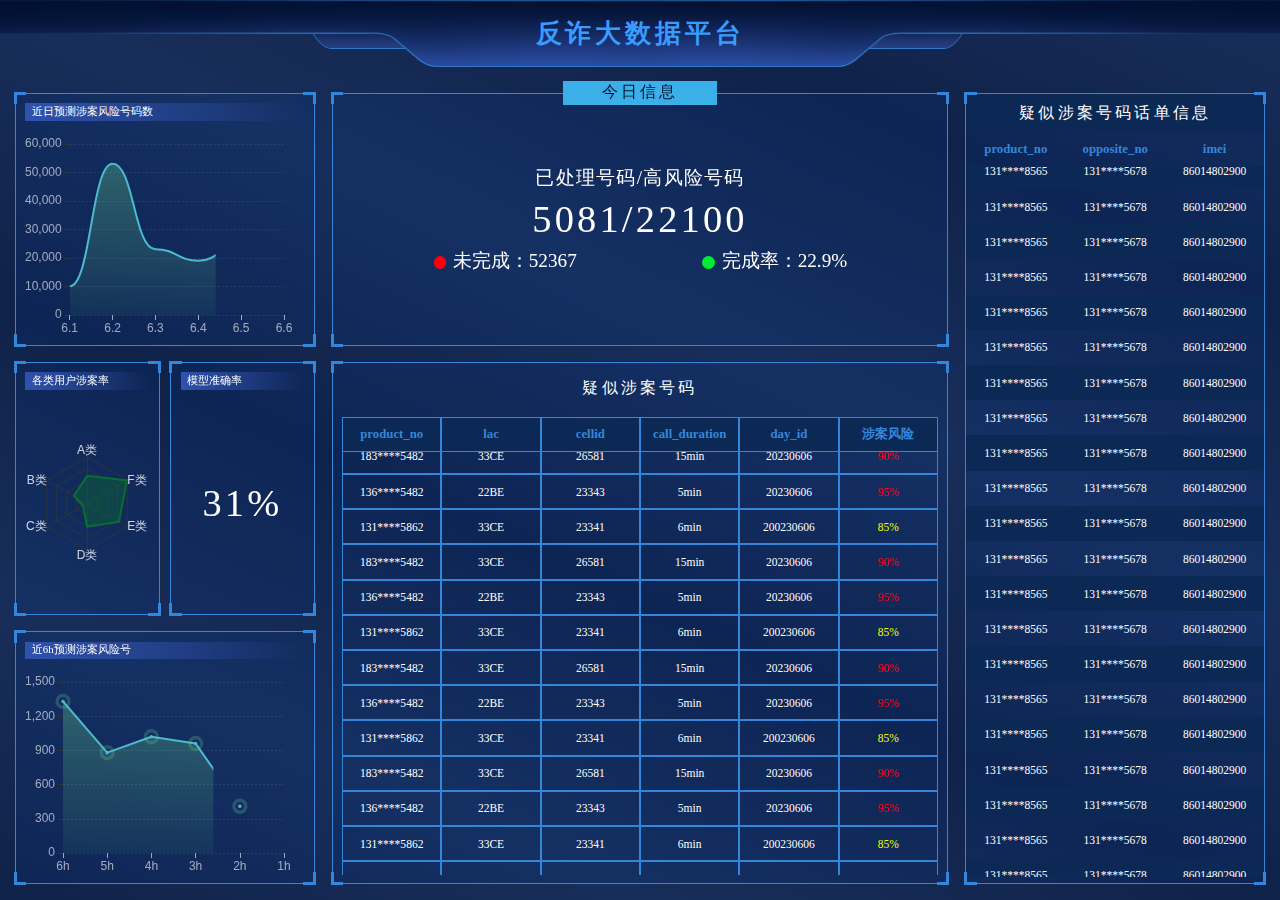
<file: index.html>
﻿<!doctype html>
<html>

<head>
	<meta charset="utf-8">
	<title>反诈大数据平台</title>
	<script type="text/javascript" src="js/jquery.js"></script>
	<link rel="stylesheet" href="css/comon0.css">
</head>

<body>
	<div class="loading">
		<div class="loadbox"> <img src="images/loading.gif"> 页面加载中... </div>
	</div>
	<div class="head">
		<h1><a href="./index1.html">反诈大数据平台</a></h1>
	</div>
	<div class="mainbox">
		<ul class="clearfix">
			<li>
				<div class="boxall" style="height:calc(33.3333% - .25rem)">
					<div class="tit01">近日预测涉案风险号码数</div>
					<div class="boxnav nav01" id="echart1"></div>
					<div class="boxfoot"></div>
				</div>
				<div style="height:calc(33.3333% - .25rem); margin-bottom: .25rem;">

					<div class="boxall" style="height: 100%; width:calc(50% - .08rem); float: left;">
						<div class="tit01">各类用户涉案率</div>
						<div class="boxnav nav01" id="echart2"></div>
						<div class="boxfoot"></div>
					</div>
					<div class="boxall" style="height: 100%; width:calc(50% - .08rem); float: right;">
						<div class="tit01">模型准确率</div>
						<div class="boxnav nav01" style="display: flex; align-items: center;">
							<p class="p2"><span class="counter">95</span>%</p>
						</div>
						<div class="boxfoot"></div>
					</div>
				</div>

				<div class="boxall" style="height:calc(33.3333% - .25rem)">
					<div class="tit01">近6h预测涉案风险号</div>
					<div class="boxnav nav01" id="echart3"></div>
					<div class="boxfoot"></div>
				</div>
			</li>
			<li>

				<div class="boxall" style="height:calc(33.33333% - .25rem)">
					<div class="tit02">今日信息</div>
					<div class="boxnav nav02">
						<div>
							<p class="p1">已处理号码/高风险号码</p>
							<p class="p2"><span class="counter">15633</span>/<span class="counter">68000</span></p>
							<p class="p3">
								<span><i class="dot dot1"></i>未完成：52367</span>
								<span><i class="dot dot2"></i>完成率：22.9%</span>
							</p>
						</div>
					</div>
					<div class="boxfoot"></div>
				</div>
				<div class="boxall" style="height:calc(66.666666% - .25rem)">
					<div class="tit03">疑似涉案号码</div>
					<div class="boxnav nav03">

						<div class="listhead listhead1">
							<span>product_no</span>
							<span>lac</span>
							<span>cellid</span>
							<span>call_duration</span>
							<span>day_id</span>
							<span>涉案风险</span>
						</div>
						<div class="listnav listnav1 scrollDiv">
							<ul>
								<li> <span>183****5482</span> <span>33CE</span> <span>26581</span> <span>15min</span>
									<span>20230606</span> <span class="text-red">90%</span>
								</li>
								<li><span>136****5482</span> <span>22BE</span> <span>23343</span> <span>5min</span>
									<span>20230606</span> <span class="text-red">95%</span>
								</li>
								<li> <span>131****5862</span> <span>33CE</span> <span>23341</span> <span>6min</span>
									<span>200230606</span> <span class="text-yellow">85%</span>
								</li>
								<li> <span>183****5482</span> <span>33CE</span> <span>26581</span> <span>15min</span>
									<span>20230606</span> <span class="text-red">90%</span>
								</li>
								<li><span>136****5482</span> <span>22BE</span> <span>23343</span> <span>5min</span>
									<span>20230606</span> <span class="text-red">95%</span>
								</li>
								<li> <span>131****5862</span> <span>33CE</span> <span>23341</span> <span>6min</span>
									<span>200230606</span> <span class="text-yellow">85%</span>
								</li>
								<li> <span>183****5482</span> <span>33CE</span> <span>26581</span> <span>15min</span>
									<span>20230606</span> <span class="text-red">90%</span>
								</li>
								<li><span>136****5482</span> <span>22BE</span> <span>23343</span> <span>5min</span>
									<span>20230606</span> <span class="text-red">95%</span>
								</li>
								<li> <span>131****5862</span> <span>33CE</span> <span>23341</span> <span>6min</span>
									<span>200230606</span> <span class="text-yellow">85%</span>
								</li>
								<li> <span>183****5482</span> <span>33CE</span> <span>26581</span> <span>15min</span>
									<span>20230606</span> <span class="text-red">90%</span>
								</li>
								<li><span>136****5482</span> <span>22BE</span> <span>23343</span> <span>5min</span>
									<span>20230606</span> <span class="text-red">95%</span>
								</li>
								<li> <span>131****5862</span> <span>33CE</span> <span>23341</span> <span>6min</span>
									<span>200230606</span> <span class="text-yellow">85%</span>
								</li>
								<li> <span>183****5482</span> <span>33CE</span> <span>26581</span> <span>15min</span>
									<span>20230606</span> <span class="text-red">90%</span>
								</li>
								<li><span>136****5482</span> <span>22BE</span> <span>23343</span> <span>5min</span>
									<span>20230606</span> <span class="text-red">95%</span>
								</li>
								<li> <span>131****5862</span> <span>33CE</span> <span>23341</span> <span>6min</span>
									<span>200230606</span> <span class="text-yellow">85%</span>
								</li>
								<li> <span>183****5482</span> <span>33CE</span> <span>26581</span> <span>15min</span>
									<span>20230606</span> <span class="text-red">90%</span>
								</li>
								<li><span>136****5482</span> <span>22BE</span> <span>23343</span> <span>5min</span>
									<span>20230606</span> <span class="text-red">95%</span>
								</li>
								<li> <span>131****5862</span> <span>33CE</span> <span>23341</span> <span>6min</span>
									<span>200230606</span> <span class="text-yellow">85%</span>
								</li>
							</ul>
						</div>


					</div>
					<div class="boxfoot"></div>
				</div>
			</li>
			<li>
				<div class="boxall" style="height:calc(100% - .25rem); padding: 0;">
					<div class="tit04">疑似涉案号码话单信息</div>
					<div class="boxnav nav04">

						<div class="listhead listhead2">
							<span>product_no</span>
							<span>opposite_no</span>
							<span>imei</span>

						</div>

						<div class="listnav listnav2 scrollDiv">
							<ul class="smjl" id="target-element">
								<!-- <li>
									<span>131****8565</span>
									<span>131****5678</span>
									<span>86014802900</span>
								</li> -->
							</ul>
						</div>
						<script>
							const itemList = ['131****8565', '131****5678', '86014802900'];
							for (let i = 0; i < 30; i++) {
								const li = document.createElement('li');
								const span1 = document.createElement('span');
								const span2 = document.createElement('span');
								const span3 = document.createElement('span');

								span1.innerText = itemList[0];
								span2.innerText = itemList[1];
								span3.innerText = itemList[2];

								li.appendChild(span1);
								li.appendChild(span2);
								li.appendChild(span3);

								document.getElementById('target-element').appendChild(li);
							}
						</script>
					</div>
					<div class="boxfoot"></div>
				</div>

			</li>
		</ul>
	</div>


	<script type="text/javascript" src="js/echarts.min.js"></script>
	<script src="js/jquery.liMarquee.js"></script>
	<script language="JavaScript" src="js/js.js"></script>
	<script type="text/javascript" src="js/jquery.countup.min.js"></script>
	<script type="text/javascript" src="js/jquery.waypoints.min.js"></script>
	<script type="text/javascript">
		$('.counter').countUp();

		$(function () {
			$('.scrollDiv').liMarquee({
				direction: 'up',//身上滚动
				runshort: false,//内容不足时不滚动
				scrollamount: 20//速度
			});
		});

	</script>

	<script src="js/countDown.js"></script>
	<script type="text/javascript">
		$("input[name='countDown']").each(function () {
			var time_end = this.value;
			var con = $(this).next("span");
			var _ = this.dataset;
			countDown(con, {
				time_end: time_end//开始时间
			})
				//提供3个事件分别为:启动,重启,停止
				.on("countDownStarted countDownRestarted  countDownEnded ", function (arguments) {
					console.info(arguments);
				});
		});




	</script>
	<!-- <meta http-equiv="refresh" content="5;url='https://blog.csdn.net/qq_31766533/article/details/119274641'"> -->
</body>

</html>
</file>
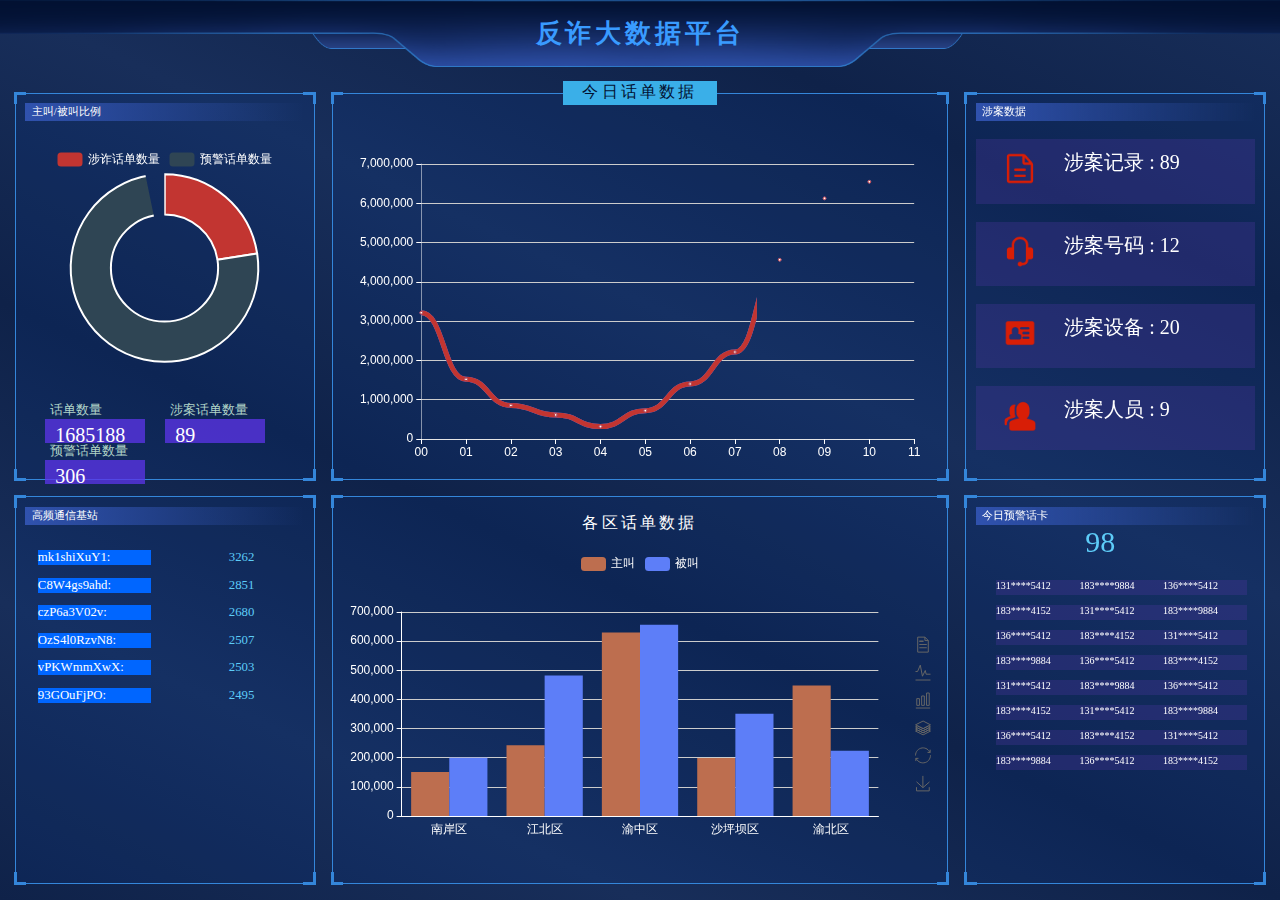
<file: index1.html>
﻿<!doctype html>
<html>

<head>
	<meta charset="utf-8">
	<title>反诈大数据平台</title>
	<script type="text/javascript" src="js/jquery.js"></script>
	<link rel="stylesheet" href="css/comon1.css">
</head>

<body>
	<div class="loading">
		<div class="loadbox"> <img src="images/loading.gif"> 页面加载中... </div>
	</div>
	<div class="head">
		<h1><a href="./index.html">反诈大数据平台</a></h1>
	</div>
	<div class="mainbox">
		<ul class="clearfix">
			<li>
				<div class="boxall" style="height:calc(50% - .25rem);">
					<div class="tit01">主叫/被叫比例</div>
					<div class="boxnav nav01">
						<div id="echart1" style="width: 100%; height: 80%;"></div>
						<div>
							<div class="l1">
								<div class="l1_01">话单数量</div>
								<div class="l1_02">1685188</div>
							</div>
							<div class="l1">
								<div class="l1_01">涉案话单数量</div> 
								<div class="l1_02">89</div>
							</div>
							<div class="l1">
								<div class="l1_01">预警话单数量</div>
								<div class="l1_02">306</div>
							</div>
						</div>
					</div>
					<div class="boxfoot"></div>
				</div>
				<style>
					.l1 {
						float: left;
						margin-left: 20px;
					}
					.l1_01 {
						font-size: 2em;
						padding-left: 5px;
						color: #b1d5c8; 
					}
					.l1_02 {
						height: 24px;
						line-height: 32px;
						padding-left: 10px;
						width: 100px;
						background-color: rgba(91, 52, 231, 0.767);
						margin: 0 auto;
						margin-top: 0px;
						font-size: 20px;
					}
				</style>
				<div class="boxall" style="height:calc(50% - .25rem)">
					<div class="tit01">高频通信基站</div>
					<div class="boxnav nav01">
						<div style="width: 45%; height: 100%; float: left;">
							<div style="font-size: 200%; margin-top: 10%; margin-left: 10%; padding-left: 0px; background-color: #0066ff;">mk1shiXuY1:</div>
							<div style="font-size: 200%; margin-top: 10%; margin-left: 10%; padding-left: 0px; background-color: #0066ff;">C8W4gs9ahd:</div>
							<div style="font-size: 200%; margin-top: 10%; margin-left: 10%; padding-left: 0px; background-color: #0066ff;">czP6a3V02v:</div>
							<div style="font-size: 200%; margin-top: 10%; margin-left: 10%; padding-left: 0px; background-color: #0066ff;">OzS4l0RzvN8:</div>
							<div style="font-size: 200%; margin-top: 10%; margin-left: 10%; padding-left: 0px; background-color: #0066ff;">vPKWmmXwX:</div>
							<div style="font-size: 200%; margin-top: 10%; margin-left: 10%; padding-left: 0px; background-color: #0066ff;">93GOuFjPO:</div>
						</div>
						<div style="width: 45%; height: 100%; float: right;">
							<div style="font-size: 200%; margin-top: 10%; padding-left: 50px; color: #5dccf8;">3262</div>
							<div style="font-size: 200%; margin-top: 10%; padding-left: 50px; color: #5dccf8;">2851</div>
							<div style="font-size: 200%; margin-top: 10%; padding-left: 50px; color: #5dccf8;">2680</div>
							<div style="font-size: 200%; margin-top: 10%; padding-left: 50px; color: #5dccf8;">2507</div>
							<div style="font-size: 200%; margin-top: 10%; padding-left: 50px; color: #5dccf8;">2503</div>
							<div style="font-size: 200%; margin-top: 10%; padding-left: 50px; color: #5dccf8;">2495</div>
						</div>
					</div>
					<div class="boxfoot"></div>
				</div>
			</li>
			<li>
				<div class="boxall" style="height:calc(50% - .25rem)">
					<div class="tit02">今日话单数据</div>
					<div class="boxnav nav02" id="echart2"></div>
					<div class="boxfoot"></div>
				</div>
				<div class="boxall" style="height:calc(50% - .25rem)">
					<div class="tit03">各区话单数据</div>
					<div class="boxnav nav03">
						<div id="echart3" style="width: 100%; height: 100%;"></div>
					</div>
					<div class="boxfoot"></div>
				</div>
			</li>
			<li>
				<div class="boxall" style="height:calc(50% - .25rem);">
					<div class="tit01">涉案数据</div>
					<div class="boxnav nav04">
						<div class="my_l1">
							<img src="./icon_7g2qwqjnlgm/document.png" class="my_l1_icon">
							<span class="my_l1_text">涉案记录 : 89</span>
						</div>
						<div class="my_l1">
							<img src="./icon_7g2qwqjnlgm/phone.png" class="my_l1_icon">
							<span class="my_l1_text">涉案号码 : 12</span>
						</div>
						<div class="my_l1">
							<img src="./icon_7g2qwqjnlgm/call.png" class="my_l1_icon">
							<span class="my_l1_text">涉案设备 : 20</span>
						</div>
						<div class="my_l1">
							<img src="./icon_7g2qwqjnlgm/people.png" class="my_l1_icon">
							<span class="my_l1_text">涉案人员 : 9</span>
						</div>
					</div>
					<div class="boxfoot"></div>
				</div>
				<div class="boxall" style="height:calc(50% - .25rem);">
					<div class="tit01">今日预警话卡</div>
					<div class="boxnav nav04">
						<div class="my_l2_num">
							98
						</div>
						<div style="width: 100%; height: 100%; margin-top: 20px; margin-left: 20px;">
							<div class="my_l2_call">131****5412</div>
							<div class="my_l2_call">183****9884</div>
							<div class="my_l2_call">136****5412</div>
							<div class="my_l2_call">183****4152</div>
							<div class="my_l2_call">131****5412</div>
							<div class="my_l2_call">183****9884</div>
							<div class="my_l2_call">136****5412</div>
							<div class="my_l2_call">183****4152</div>
							<div class="my_l2_call">131****5412</div>
							<div class="my_l2_call">183****9884</div>
							<div class="my_l2_call">136****5412</div>
							<div class="my_l2_call">183****4152</div>
							<div class="my_l2_call">131****5412</div>
							<div class="my_l2_call">183****9884</div>
							<div class="my_l2_call">136****5412</div>
							<div class="my_l2_call">183****4152</div>
							<div class="my_l2_call">131****5412</div>
							<div class="my_l2_call">183****9884</div>
							<div class="my_l2_call">136****5412</div>
							<div class="my_l2_call">183****4152</div>
							<div class="my_l2_call">131****5412</div>
							<div class="my_l2_call">183****9884</div>
							<div class="my_l2_call">136****5412</div>
							<div class="my_l2_call">183****4152</div>
						</div>
					</div>
					<div class="boxfoot"></div>
				</div>

			</li>
		</ul>
	</div>


	<script type="text/javascript" src="js/echarts.min.js"></script>
	<script src="js/jquery.liMarquee.js"></script>
<!--	<script language="JavaScript" src="js/js.js"></script>-->
	<script type="text/javascript" src="js/jquery.countup.min.js"></script>
	<script type="text/javascript" src="js/jquery.waypoints.min.js"></script>
	<script type="text/javascript">
		$('.counter').countUp();

		$(function () {
			$('.scrollDiv').liMarquee({
				direction: 'up',//身上滚动 
				runshort: false,//内容不足时不滚动
				scrollamount: 20//速度
			});
		});

	</script>

	<script src="js/countDown.js"></script>

	<script type="text/javascript">
		$("input[name='countDown']").each(function () {
			var time_end = this.value;
			var con = $(this).next("span");
			var _ = this.dataset;
			countDown(con, {
				time_end: time_end//开始时间
			})
				//提供3个事件分别为:启动,重启,停止
				.on("countDownStarted countDownRestarted  countDownEnded ", function (arguments) {
					console.info(arguments);
				});
		});
	</script>
	<script type="text/javascript">
		$(window).load(function () {
			$(".loading").fadeOut()
		})

		/****/
		/****/
		$(document).ready(function () {
			var whei = $(window).width()
			$("html").css({ fontSize: whei / 20 })
			$(window).resize(function () {
				var whei = $(window).width()
				$("html").css({ fontSize: whei / 20 })
			});
		});

		$(function () {

			echarts_1();
			echarts_2();
			echarts_3();

			function echarts_1() {
				var chartDom = document.getElementById('echart1');
				var myChart = echarts.init(chartDom);
				var option;

				option = {
					tooltip: {
						trigger: 'item'
					},
					legend: {
						top: '5%',
						left: 'center',
						textStyle: {
							color: '#FFF',     // 文字的颜色
						},
					},
					series: [
						{
							name: 'Access From',
							type: 'pie',
							radius: ['40%', '70%'],
							avoidLabelOverlap: false,
							itemStyle: {
								borderRadius: 10,
								borderColor: '#fff',
								borderWidth: 2
							},
							label: {
								show: false,
								position: 'center'
							},
							emphasis: {
								label: {
									show: true,
									fontSize: 40,
									fontWeight: 'bold'
								}
							},
							labelLine: {
								show: false
							},
							data: [
								{ value: 89, name: '涉诈话单数量' },
								{ value: 306, name: '预警话单数量' },
							]
						}
					]
				};

				option && myChart.setOption(option);
			}

			function echarts_2() {
				var chartDom = document.getElementById('echart2');
				var myChart = echarts.init(chartDom);
				var option;

				option = {
					// legend: {
					// 	textStyle: {
					// 		color: '#FFF',     // 文字的颜色
					// 		// fontStyle: 'normal',    // 文字字体的风格（'normal'，无样式；'italic'，斜体；'oblique'，倾斜字体）
					// 		// fontWeight: 'normal',    // 文字字体的粗细（'normal'，无样式；'bold'，加粗；'bolder'，加粗的基础上再加粗；'lighter'，变细；数字定义粗细也可以，取值范围100至700）
					// 		// fontSize: '20',    // 文字字体大小
					// 		// align: 'left',     // 文字水平对齐方式，默认自动（'left'，'center'，'right'）
					// 		// verticalAlign: 'left',    // 文字垂直对齐方式，默认自动（'top'，'middle'，'bottom'
					// 		// lineHeight: '50',    // 行高 ）
					// 		// backgroundColor: 'red',    // 文字块背景色，例：'#123234', 'red', 'rgba(0,23,11,0.3)'
					// 	},
					// 	// data: ['主叫', '被叫']
					// },
					grid: {
						left: '3%',
						right: '4%',
						bottom: '3%',
						containLabel: true
					},
					xAxis: {
						type: 'category',
						boundaryGap: false,
						data: ['00', '01', '02', '03', '04', '05', '06', '07', '08', '09', '10', '11'],
						axisLine: {
							lineStyle: {
								type: 'solid',
								color: '#fff', //左边线的颜色
								width: '0.5' //坐标线的宽度
							}
						},
					},
					yAxis: {
						type: 'value',
						scale:'true',
						axisLine: {
							lineStyle: {
								type: 'solid',
								color: '#fff', //左边线的颜色
								width: '0.5' //坐标线的宽度
							}
						},
					},
					series: [
						{
							name: '主叫',
							type: 'line',
							// stack: 'Total',
							color: '#5d7ef8',
							smooth: "true",
							// width: '1.0',
							data: [3214020, 1520134, 856214, 613647, 316853, 721403,
								1401256, 2214369, 4562354, 6125896, 6547856, 6523698],
							lineStyle:{
								width: 5 //坐标线的宽度
							}
						},
						{
							name: '被叫',
							type: 'line',
							// stack: 'Total',
							smooth: "true",
							data: [3214020, 1520134, 856214, 613647, 316853, 721403,
								1401256, 2214369, 4562354, 6125896, 6547856, 6523698],
							lineStyle:{
								width: 5 //坐标线的宽度
							}
						}
					]
				};

				option && myChart.setOption(option);
			}

			function echarts_3() {
				var app = {};

				var chartDom = document.getElementById('echart3');
				var myChart = echarts.init(chartDom);
				var option;

				const posList = [
					'left',
					'right',
					'top',
					'bottom',
					'inside',
					'insideTop',
					'insideLeft',
					'insideRight',
					'insideBottom',
					'insideTopLeft',
					'insideTopRight',
					'insideBottomLeft',
					'insideBottomRight'
				];
				app.configParameters = {
					rotate: {
						min: -90,
						max: 90
					},
					align: {
						options: {
							left: 'left',
							center: 'center',
							right: 'right'
						}
					},
					verticalAlign: {
						options: {
							top: 'top',
							middle: 'middle',
							bottom: 'bottom'
						}
					},
					position: {
						options: posList.reduce(function (map, pos) {
							map[pos] = pos;
							return map;
						}, {})
					},
					distance: {
						min: 0,
						max: 100
					}
				};
				app.config = {
					rotate: 90,
					align: 'left',
					verticalAlign: 'middle',
					position: 'insideBottom',
					distance: 15,
					onChange: function () {
						const labelOption = {
							rotate: app.config.rotate,
							align: app.config.align,
							verticalAlign: app.config.verticalAlign,
							position: app.config.position,
							distance: app.config.distance
						};
						myChart.setOption({
							series: [
								{
									label: labelOption
								},
								{
									label: labelOption
								},
								{
									label: labelOption
								},
								{
									label: labelOption
								}
							]
						});
					}
				};
				const labelOption = {
					show: true,
					position: app.config.position,
					distance: app.config.distance,
					align: app.config.align,
					verticalAlign: app.config.verticalAlign,
					rotate: app.config.rotate,
					formatter: '{c}  {name|{a}}',
					fontSize: 16,
					rich: {
						name: {}
					}
				};
				option = {
					legend: {
						textStyle: {
							color: '#FFF',     // 文字的颜色
						},
						data: ['主叫', '被叫']
					},
					tooltip: {
						trigger: 'axis',
						axisPointer: {
							type: 'shadow'
						}
					},
					toolbox: {
						show: true,
						orient: 'vertical',
						left: 'right',
						top: 'center',
						feature: {
							mark: { show: true },
							dataView: { show: true, readOnly: false },
							magicType: { show: true, type: ['line', 'bar', 'stack'] },
							restore: { show: true },
							saveAsImage: { show: true }
						}
					},
					xAxis: [
						{
							axisLine: {
								lineStyle: {
									type: 'solid',
									color: '#fff', //左边线的颜色
									width: '1' //坐标线的宽度
								}
							},
							type: 'category',
							axisTick: { show: false },
							data: ['南岸区', '江北区', '渝中区', '沙坪坝区', '渝北区']
						}
					],
					yAxis: [
						{
							axisLine: {
								lineStyle: {
									type: 'solid',
									color: '#fff', //左边线的颜色
									width: '1' //坐标线的宽度
								}
							},
							type: 'value'
						}
					],
					series: [
						{
							name: '主叫',
							type: 'bar',
							barGap: 0,
							// label: labelOption,
							emphasis: {
								focus: 'series'
							},
							color: '#bd6e4f',
							data: [152364, 245236, 635214, 201236, 452150]
						},
						{
							name: '被叫',
							type: 'bar',
							// label: labelOption,
							emphasis: {
								focus: 'series'
							},
							color: '#5d7ef8',
							data: [201563, 486845, 662546, 354126, 225876]
						}
					]
				};

				option && myChart.setOption(option);
			}
		})
	</script>
	<!-- <meta http-equiv="refresh" content="5;url='https://blog.csdn.net/qq_31766533/article/details/119274641'"> -->
</body>

</html>
</file>
<file: css/comon0.css>
@charset "utf-8";
/* CSS Document */
*{
	-webkit-box-sizing: border-box;
	-moz-box-sizing: border-box;
	box-sizing: border-box}
*,body{padding:0px;	margin:0px;color: #fff;;font-family: "微软雅黑";}
body{ background: linear-gradient(25deg, #0f2249,#182e5a 20%,#0f2249 40%,#182e5a 60%,#0f2249 80%,#182e5a 100%);color:#fff;font-size: .1rem;}
li{ list-style-type:none;}
table{}
i{ margin:0px; padding:0px; text-indent:0px;}
img{ border:none; max-width: 100%;}
a{ text-decoration:none; color:#399bff;}
a.active,a:focus{ outline:none!important; text-decoration:none;}
ol,ul,p,h1,h2,h3,h4,h5,h6{ padding:0; margin:0}
a:hover{ color:#06c; text-decoration: none!important}
i,em{font-style: normal;}

.clearfix:after, .clearfix:before {
	display: table;
	content: " "
}
 .clearfix:after {
	clear: both
}
.pulll_left{float:left;}
.pulll_right{float:right;}
/*谷哥滚动条样式*/

  ::-webkit-scrollbar {width:5px;height:5px;position:absolute}
  ::-webkit-scrollbar-thumb {background-color:#5bc0de}
  ::-webkit-scrollbar-track {background-color:#ddd}

/***/

.loading{position:fixed; left:0; top:0; font-size:.3rem; z-index:100000000;width:100%; height:100%; background:#1a1a1c; text-align:center;}
.loadbox{position:absolute; width:160px;height:150px; color: #324e93; left:50%; top:50%; margin-top:-100px; margin-left:-75px;}
.loadbox img{ margin:10px auto; display:block; width:40px;}


.head{ height:1.05rem;  background: url(../images/head_bg.png) no-repeat center center; background-size: 100% 100%; position: relative}
.head h1{ color:#bde4ff; text-align: center; font-size: .4rem; line-height:1.05rem; letter-spacing: .06rem;}
.head h1 img{ width:1.5rem; display: inline-block; vertical-align: middle; margin-right: .2rem}

html,body{height: 100%;}
.mainbox{ padding:.4rem 0rem 0rem 0rem; height:calc(100% - 1.05rem); }
.mainbox>ul{ margin-left:.1rem; margin-right:.1rem; height: 100%;}
.mainbox>ul>li{ float: left; padding: 0 .13rem;height: 100%;}
.mainbox>ul>li{ width: 25%}
.mainbox>ul>li:nth-child(2){ width: 50%}

.boxall{ border: 1px solid #3486da; background: rgba(0,70,190,.1); padding:.15rem; position: relative; margin-bottom: .25rem; z-index: 10;}
.boxall:before,
.boxall:after{ position:absolute; width: .15rem; height: .15rem; content: "";  border-top: 3px solid #3486da; top: -2px;}
.boxall:before,.boxfoot:before{border-left: 3px solid #3486da;left:-2px;}
.boxall:after,.boxfoot:after{border-right: 3px solid #3486da; right: -2px;}

.boxfoot{ position:absolute; bottom: 0; width: 100%; left:0;}
.boxfoot:before,
.boxfoot:after{ position:absolute; width: .15rem; height: .15rem;  content: "";border-bottom:3px solid #3486da; bottom:-2px;}

.tit01{background: linear-gradient(to right,rgba(48,82,174,1),rgba(48,82,174,0)); color: #fff; font-size: .17rem; padding: .03rem .1rem;}
.tit02{ background: #3aafe8;  color: #021132; position: absolute; font-size: .25rem; padding: .02rem 0; text-align: center; width: 2.4rem; left: 50%; margin-left: -1.2rem; margin-top: -.35rem; letter-spacing: .05rem;}
.tit03{text-align: center; color: #fff;font-size: .25rem; line-height: .5rem; letter-spacing: .05rem;}
.tit04{text-align: center; background: #0c2854; color: #fff;font-size: .25rem; line-height: .6rem; letter-spacing: .05rem;}

.wrap{ height:2.54rem; overflow: hidden;}
.wrap li{  line-height:.42rem; height:.42rem; font-size: .18rem; text-indent: .24rem; margin-bottom: .1rem; }
.wrap li p{border: 1px solid rgba(25,186,139,.17);color: rgba(255,255,255,.6); }

.boxnav{}
.nav01{ height: calc(100% - .3rem); padding-top: .2rem;}
.nav02{ height: calc(100%); display: flex; align-items: center;}
.nav03{ height: calc(100% - .47rem); padding-top: .2rem;}
.nav04{ height: calc(100% - .7rem);}
.nav02>div{width: 100%;}
.nav02 p{text-align: center; color: #fff;}
.nav02 .p1{font-size: .3rem; letter-spacing: .02rem;}
.p2{font-size: .6rem; letter-spacing: .05rem; padding: .1rem 0; width: 100%; text-align: center;}
.nav02 .p3 span{text-align: center; color: #fff; display: inline-block; width: 45%;font-size: .3rem;}
.dot{width: .2rem;height: .2rem; display: inline-block; border-radius: 1rem; position: relative; top: .04rem; margin-right: .1rem; }
.dot1{background: #ff0006}
.dot2{background: #00ea37}
.text-green{ color: #00ea37}
.text-red{ color: #ff0006;}
.text-yellow{ color: #eeff00;}

.listhead{height: .55rem;display: flex; justify-content: space-between; }
.listnav{height:calc(100% - .55rem); }
.listnav ul li{height: 100%; display: flex; justify-content: space-between;}
.listhead span,.listnav li span{width: 100%; align-items: center; justify-content: center; display: flex;height: .55rem;}
.listhead1 span,.listnav1 li span{border: 1px solid #3486da;}
.listnav ul li span{ font-size:.18rem;}
.listnav2 ul li:nth-child(odd){ background: #0c2854;}
.listhead1 span{background: #0c2854; font-size: .2rem; color: #3486da; font-weight: bold;}
.listhead2 span{ font-size: .2rem; color: #3486da; border-bottom: 1px solid #0c2854; font-weight: bold;}




/*Plugin CSS*/
.str_wrap {
	overflow:hidden;
	width:100%;
	position:relative;
	-moz-user-select: none;
	-khtml-user-select: none;
	user-select: none;  
	white-space:nowrap;
}


.str_move { 
	white-space:nowrap;
	position:absolute; 
	top:0; 
	left:0;
	cursor:move;
}
.str_move_clone {
	display:inline-block;
	vertical-align:top;
	position:absolute; 
	left:100%;
	top:0;
}
.str_vertical .str_move_clone {
	left:0;
	top:100%;
}
.str_down .str_move_clone {
	left:0;
	bottom:100%;
}
.str_vertical .str_move,
.str_down .str_move {
	white-space:normal;
	width:100%;
}
.str_static .str_move,
.no_drag .str_move,
.noStop .str_move{
	cursor:inherit;
}
.str_wrap img {
	max-width:none !important;	
}

.payment-time{
	padding-right: 10px;
}
</file>
<file: css/comon1.css>
@charset "utf-8";
/* CSS Document */
*{
	-webkit-box-sizing: border-box;
	-moz-box-sizing: border-box;
	box-sizing: border-box}
*,body{padding:0px;	margin:0px;color: #fff;;font-family: "微软雅黑";}
body{ background: linear-gradient(25deg, #0f2249,#182e5a 20%,#0f2249 40%,#182e5a 60%,#0f2249 80%,#182e5a 100%);color:#fff;font-size: .1rem;}
li{ list-style-type:none;}
table{}
i{ margin:0px; padding:0px; text-indent:0px;}
img{ border:none; max-width: 100%;}
a{ text-decoration:none; color:#399bff;}
a.active,a:focus{ outline:none!important; text-decoration:none;}
ol,ul,p,h1,h2,h3,h4,h5,h6{ padding:0; margin:0}
a:hover{ color:#06c; text-decoration: none!important}
i,em{font-style: normal;}

.clearfix:after, .clearfix:before {
	display: table;
	content: " "
}
 .clearfix:after {
	clear: both
}
.pulll_left{float:left;}
.pulll_right{float:right;}
/*谷哥滚动条样式*/

  ::-webkit-scrollbar {width:5px;height:5px;position:absolute}
  ::-webkit-scrollbar-thumb {background-color:#5bc0de}
  ::-webkit-scrollbar-track {background-color:#ddd}

/***/

.loading{position:fixed; left:0; top:0; font-size:.3rem; z-index:100000000;width:100%; height:100%; background:#1a1a1c; text-align:center;}
.loadbox{position:absolute; width:160px;height:150px; color: #324e93; left:50%; top:50%; margin-top:-100px; margin-left:-75px;}
.loadbox img{ margin:10px auto; display:block; width:40px;}


.head{ height:1.05rem;  background: url(../images/head_bg.png) no-repeat center center; background-size: 100% 100%; position: relative}
.head h1{ color:#bde4ff; text-align: center; font-size: .4rem; line-height:1.05rem; letter-spacing: .06rem;}
.head h1 img{ width:1.5rem; display: inline-block; vertical-align: middle; margin-right: .2rem}

html,body{height: 100%;}
.mainbox{ padding:.4rem 0rem 0rem 0rem; height:calc(100% - 1.05rem); }
.mainbox>ul{ margin-left:.1rem; margin-right:.1rem; height: 100%;}
.mainbox>ul>li{ float: left; padding: 0 .13rem;height: 100%;}
.mainbox>ul>li{ width: 25%}
.mainbox>ul>li:nth-child(2){ width: 50%}

.boxall{ border: 1px solid #3486da; background: rgba(0,70,190,.1); padding:.15rem; position: relative; margin-bottom: .25rem; z-index: 10;}
.boxall:before,
.boxall:after{ position:absolute; width: .15rem; height: .15rem; content: "";  border-top: 3px solid #3486da; top: -2px;}
.boxall:before,.boxfoot:before{border-left: 3px solid #3486da;left:-2px;}
.boxall:after,.boxfoot:after{border-right: 3px solid #3486da; right: -2px;}

.boxfoot{ position:absolute; bottom: 0; width: 100%; left:0;}
.boxfoot:before,
.boxfoot:after{ position:absolute; width: .15rem; height: .15rem;  content: "";border-bottom:3px solid #3486da; bottom:-2px;}

.tit01{background: linear-gradient(to right,rgba(48,82,174,1),rgba(48,82,174,0)); color: #fff; font-size: .17rem; padding: .03rem .1rem;}
.tit02{ background: #3aafe8;  color: #021132; position: absolute; font-size: .25rem; padding: .02rem 0; text-align: center; width: 2.4rem; left: 50%; margin-left: -1.2rem; margin-top: -.35rem; letter-spacing: .05rem;}
.tit03{text-align: center; color: #fff;font-size: .25rem; line-height: .5rem; letter-spacing: .05rem;}
.tit04{text-align: center; background: #0c2854; color: #fff;font-size: .25rem; line-height: .6rem; letter-spacing: .05rem;}

.wrap{ height:2.54rem; overflow: hidden;}
.wrap li{  line-height:.42rem; height:.42rem; font-size: .18rem; text-indent: .24rem; margin-bottom: .1rem; }
.wrap li p{border: 1px solid rgba(25,186,139,.17);color: rgba(255,255,255,.6); }

.boxnav{}
.nav01{ height: calc(100% - .3rem); padding-top: .2rem;}
.nav02{ height: calc(100%); display: flex; align-items: center;}
.nav03{ height: calc(100% - .47rem); padding-top: .2rem;}
.nav04{ height: calc(100% - .7rem);}
.nav02>div{width: 100%;}
.nav02 p{text-align: center; color: #fff;}
.nav02 .p1{font-size: .3rem; letter-spacing: .02rem;}
.p2{font-size: .6rem; letter-spacing: .05rem; padding: .1rem 0; width: 100%; text-align: center;}
.nav02 .p3 span{text-align: center; color: #fff; display: inline-block; width: 45%;font-size: .3rem;}
.dot{width: .2rem;height: .2rem; display: inline-block; border-radius: 1rem; position: relative; top: .04rem; margin-right: .1rem; }
.dot1{background: #ff0006}
.dot2{background: #00ea37}
.text-green{ color: #00ea37}
.text-red{ color: #ff0006;}
.text-yellow{ color: #eeff00;}

.listhead{height: .55rem;display: flex; justify-content: space-between; }
.listnav{height:calc(100% - .55rem); }
.listnav ul li{height: 100%; display: flex; justify-content: space-between;}
.listhead span,.listnav li span{width: 100%; align-items: center; justify-content: center; display: flex;height: .55rem;}
.listhead1 span,.listnav1 li span{border: 1px solid #3486da;}
.listnav ul li span{ font-size:.18rem;}
.listnav2 ul li:nth-child(odd){ background: #0c2854;}
.listhead1 span{background: #0c2854; font-size: .2rem; color: #3486da; font-weight: bold;}
.listhead2 span{ font-size: .2rem; color: #3486da; border-bottom: 1px solid #0c2854; font-weight: bold;}




/*Plugin CSS*/
.str_wrap {
	overflow:hidden;
	width:100%;
	position:relative;
	-moz-user-select: none;
	-khtml-user-select: none;
	user-select: none;
	white-space:nowrap;
}


.str_move {
	white-space:nowrap;
	position:absolute;
	top:0;
	left:0;
	cursor:move;
}
.str_move_clone {
	display:inline-block;
	vertical-align:top;
	position:absolute;
	left:100%;
	top:0;
}
.str_vertical .str_move_clone {
	left:0;
	top:100%;
}
.str_down .str_move_clone {
	left:0;
	bottom:100%;
}
.str_vertical .str_move,
.str_down .str_move {
	white-space:normal;
	width:100%;
}
.str_static .str_move,
.no_drag .str_move,
.noStop .str_move{
	cursor:inherit;
}
.str_wrap img {
	max-width:none !important;
}

.payment-time{
	padding-right: 10px;
}

/* my */
.my_l1 {
	width: 100%;
	height: 20%;
	background-color: rgba(78, 55, 162, 0.3);
	margin-top: 18px;
}

.my_l1_icon{
	height: 60%;
	margin-top: 10px;
	margin-left: 25px;
	float: left;
}

.my_l1_text {
	font-size: 20px;
	margin-top: 10px;
	margin-left: 25px;
	float: left;
}

.my_l2_num {
	width: 200px;
	height: 25px;
	font-size: 30px;
	color: #5dccf8;
	margin: 0 auto;
	padding-left: 70px;
}
.my_l2_call {
	width: 30%;
	height: 15px;
	font-size: 10px;
	margin-top: 10px;
	margin-left: 0px;
	padding-left: 0px;
	background-color: rgba(78, 55, 162, 0.3);
	float: left;
}
</file>
